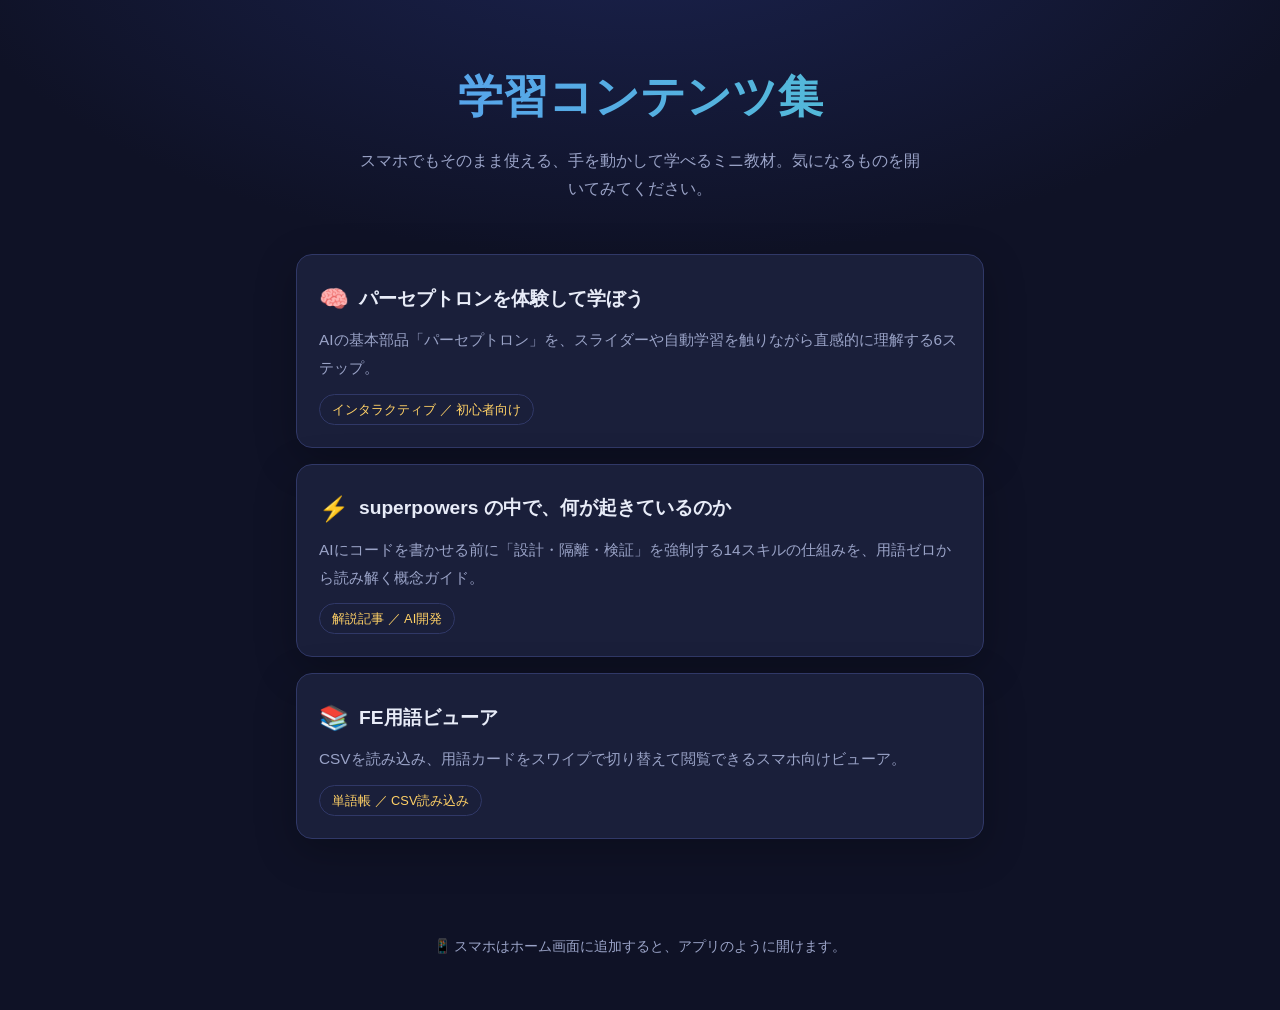
<file: index.html>
<!DOCTYPE html>
<html lang="ja">
<head>
<meta charset="UTF-8">
<meta name="viewport" content="width=device-width, initial-scale=1.0, viewport-fit=cover">
<meta name="theme-color" content="#0f1226">
<meta name="description" content="初心者向けの学習コンテンツ集。スマホで開いてそのまま使えます。">
<meta name="apple-mobile-web-app-capable" content="yes">
<meta name="apple-mobile-web-app-title" content="Glossary">
<title>Glossary｜学習コンテンツ集</title>
<style>
  * { box-sizing: border-box; }
  body {
    margin: 0;
    font-family: -apple-system, BlinkMacSystemFont, "Segoe UI", "Hiragino Kaku Gothic ProN", "Yu Gothic", Meiryo, sans-serif;
    background: radial-gradient(1200px 600px at 50% -10%, #1b2350 0%, #0f1226 60%);
    color: #e8ecf8;
    line-height: 1.8;
    -webkit-font-smoothing: antialiased;
    -webkit-text-size-adjust: 100%;
    padding: env(safe-area-inset-top) env(safe-area-inset-right) env(safe-area-inset-bottom) env(safe-area-inset-left);
    min-height: 100vh;
  }
  header { text-align: center; padding: 56px 20px 24px; }
  header h1 {
    font-size: clamp(1.8rem, 6vw, 2.8rem);
    margin: 0 0 10px;
    background: linear-gradient(90deg, #5b8cff, #4fd1c5);
    -webkit-background-clip: text; background-clip: text; color: transparent;
  }
  header p { color: #9aa3c7; max-width: 560px; margin: 0 auto; }
  main { max-width: 720px; margin: 0 auto; padding: 10px 16px 70px; }
  .card {
    display: block;
    text-decoration: none;
    color: inherit;
    background: #1a1f3a;
    border: 1px solid #303867;
    border-radius: 16px;
    padding: 22px 22px;
    margin: 16px 0;
    box-shadow: 0 12px 40px rgba(0,0,0,0.25);
    transition: transform .1s, border-color .15s;
  }
  .card:hover, .card:active { transform: translateY(-2px); border-color: #5b8cff; }
  .card h2 { margin: 0 0 6px; font-size: 1.2rem; display: flex; align-items: center; gap: 10px; }
  .card p { margin: 0; color: #9aa3c7; font-size: .96rem; }
  .emoji { font-size: 1.5rem; }
  .tag {
    display: inline-block; margin-top: 12px; font-size: .8rem; color: #ffd166;
    border: 1px solid #303867; border-radius: 999px; padding: 3px 12px;
  }
  footer { text-align: center; color: #9aa3c7; padding: 10px 20px 50px; font-size: .85rem; }
  @media (max-width: 600px) {
    header { padding: 40px 16px 18px; }
    .card { padding: 18px 16px; }
  }
</style>
</head>
<body>
  <header>
    <h1>学習コンテンツ集</h1>
    <p>スマホでもそのまま使える、手を動かして学べるミニ教材。気になるものを開いてみてください。</p>
  </header>
  <main>
    <a class="card" href="perceptron/">
      <h2><span class="emoji">🧠</span>パーセプトロンを体験して学ぼう</h2>
      <p>AIの基本部品「パーセプトロン」を、スライダーや自動学習を触りながら直感的に理解する6ステップ。</p>
      <span class="tag">インタラクティブ ／ 初心者向け</span>
    </a>
    <a class="card" href="superpowers/">
      <h2><span class="emoji">⚡️</span>superpowers の中で、何が起きているのか</h2>
      <p>AIにコードを書かせる前に「設計・隔離・検証」を強制する14スキルの仕組みを、用語ゼロから読み解く概念ガイド。</p>
      <span class="tag">解説記事 ／ AI開発</span>
    </a>
    <a class="card" href="fe_vocab_mobile_viewer/">
      <h2><span class="emoji">📚</span>FE用語ビューア</h2>
      <p>CSVを読み込み、用語カードをスワイプで切り替えて閲覧できるスマホ向けビューア。</p>
      <span class="tag">単語帳 ／ CSV読み込み</span>
    </a>
  </main>
  <footer>📱 スマホはホーム画面に追加すると、アプリのように開けます。</footer>
</body>
</html>
</file>
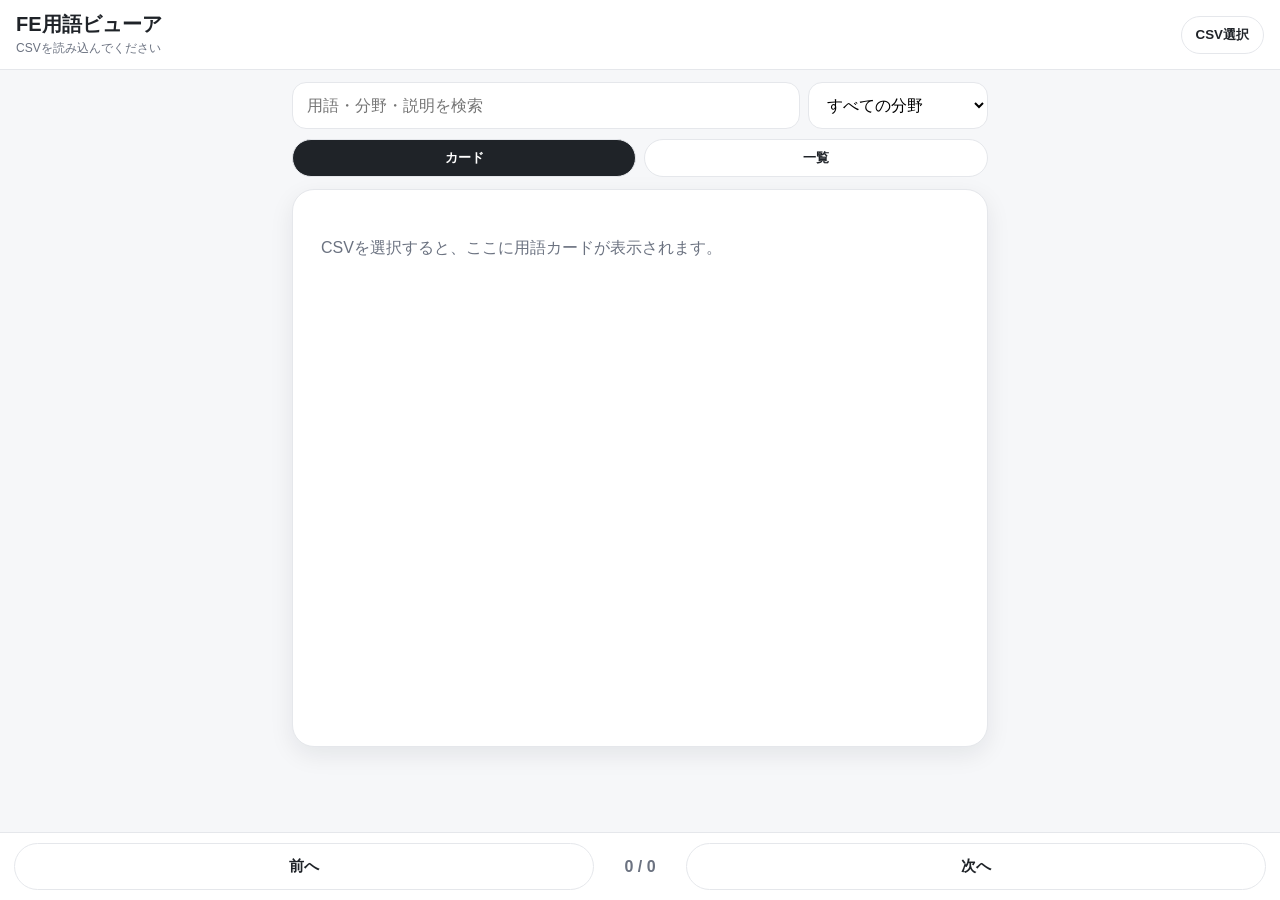
<file: fe_vocab_mobile_viewer/index.html>
<!doctype html>
<html lang="ja">
<head>
  <meta charset="utf-8" />
  <meta name="viewport" content="width=device-width, initial-scale=1, viewport-fit=cover" />
  <title>FE用語ビューア</title>
  <link rel="stylesheet" href="style.css" />
</head>
<body>
  <header class="app-header">
    <div>
      <h1>FE用語ビューア</h1>
      <p id="status">CSVを読み込んでください</p>
    </div>
    <button id="fileButton" class="small-button">CSV選択</button>
    <input id="csvFile" type="file" accept=".csv,text/csv" hidden />
  </header>

  <main class="app">
    <section class="toolbar">
      <input id="searchInput" type="search" placeholder="用語・分野・説明を検索" />
      <select id="fieldFilter" aria-label="分野で絞り込み">
        <option value="">すべての分野</option>
      </select>
    </section>

    <section class="mode-tabs" aria-label="表示切替">
      <button id="cardModeBtn" class="active">カード</button>
      <button id="listModeBtn">一覧</button>
    </section>

    <section id="cardMode" class="card-mode">
      <article id="termCard" class="term-card">
        <p class="empty">CSVを選択すると、ここに用語カードが表示されます。</p>
      </article>

      <nav class="bottom-nav" aria-label="カード移動">
        <button id="prevBtn">前へ</button>
        <div id="counter">0 / 0</div>
        <button id="nextBtn">次へ</button>
      </nav>
    </section>

    <section id="listMode" class="list-mode hidden">
      <div id="termList" class="term-list"></div>
    </section>
  </main>

  <script src="app.js"></script>
</body>
</html>
</file>
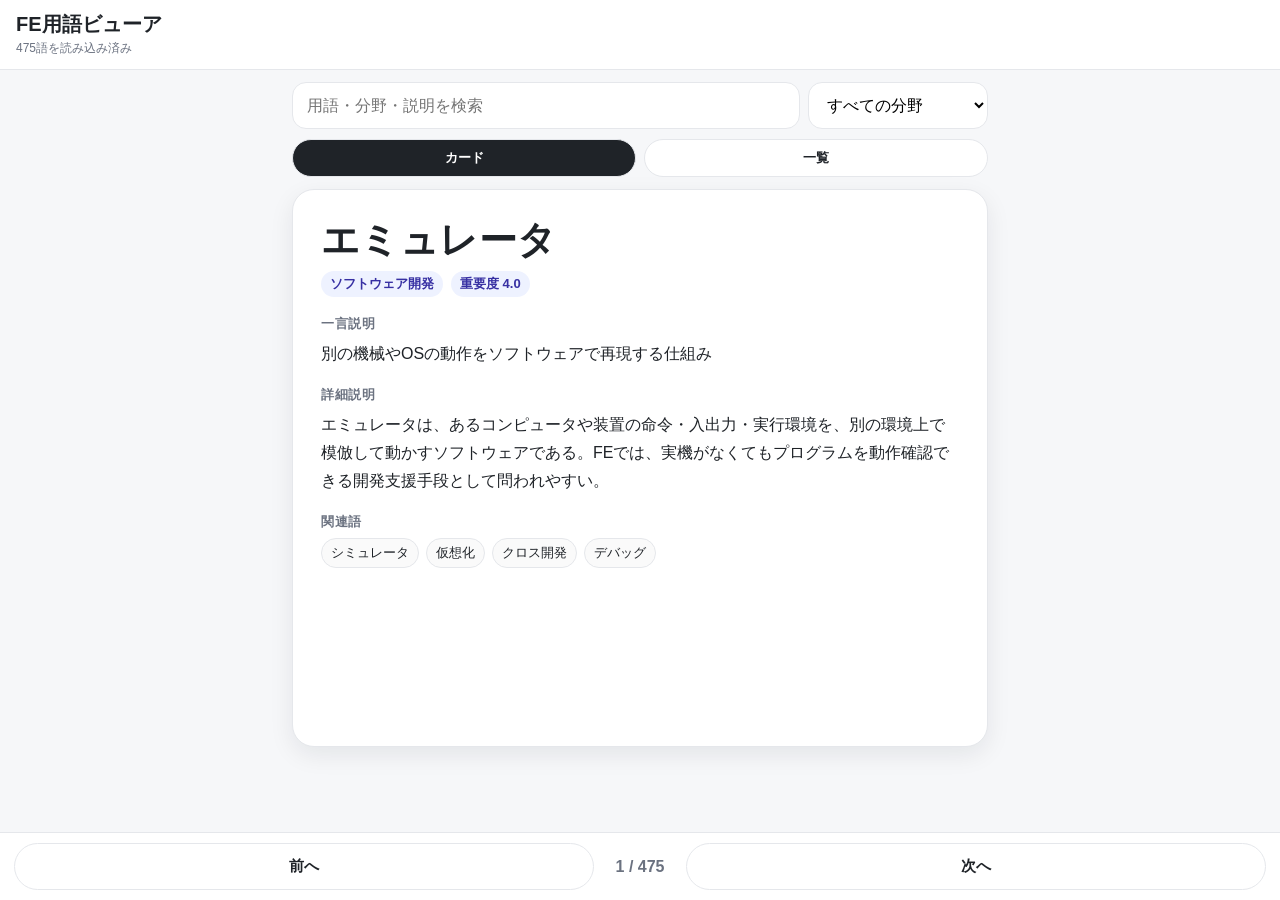
<file: fe_vocab_mobile_viewer_embedded/index.html>
<!doctype html>
<html lang="ja">
<head>
  <meta charset="utf-8" />
  <meta name="viewport" content="width=device-width, initial-scale=1, viewport-fit=cover" />
  <title>FE用語ビューア</title>
  <link rel="stylesheet" href="style.css" />
</head>
<body>
  <header class="app-header">
    <div>
      <h1>FE用語ビューア</h1>
      <p id="status">読み込み中...</p>
    </div>
  </header>

  <main class="app">
    <section class="toolbar">
      <input id="searchInput" type="search" placeholder="用語・分野・説明を検索" />
      <select id="fieldFilter" aria-label="分野で絞り込み">
        <option value="">すべての分野</option>
      </select>
    </section>

    <section class="mode-tabs" aria-label="表示切替">
      <button id="cardModeBtn" class="active">カード</button>
      <button id="listModeBtn">一覧</button>
    </section>

    <section id="cardMode" class="card-mode">
      <article id="termCard" class="term-card">
        <p class="empty">読み込み中...</p>
      </article>
      <nav class="bottom-nav" aria-label="カード移動">
        <button id="prevBtn">前へ</button>
        <div id="counter">0 / 0</div>
        <button id="nextBtn">次へ</button>
      </nav>
    </section>

    <section id="listMode" class="list-mode hidden">
      <div id="termList" class="term-list"></div>
    </section>
  </main>

  <script src="data.js"></script>
  <script src="app.js"></script>
</body>
</html>
</file>
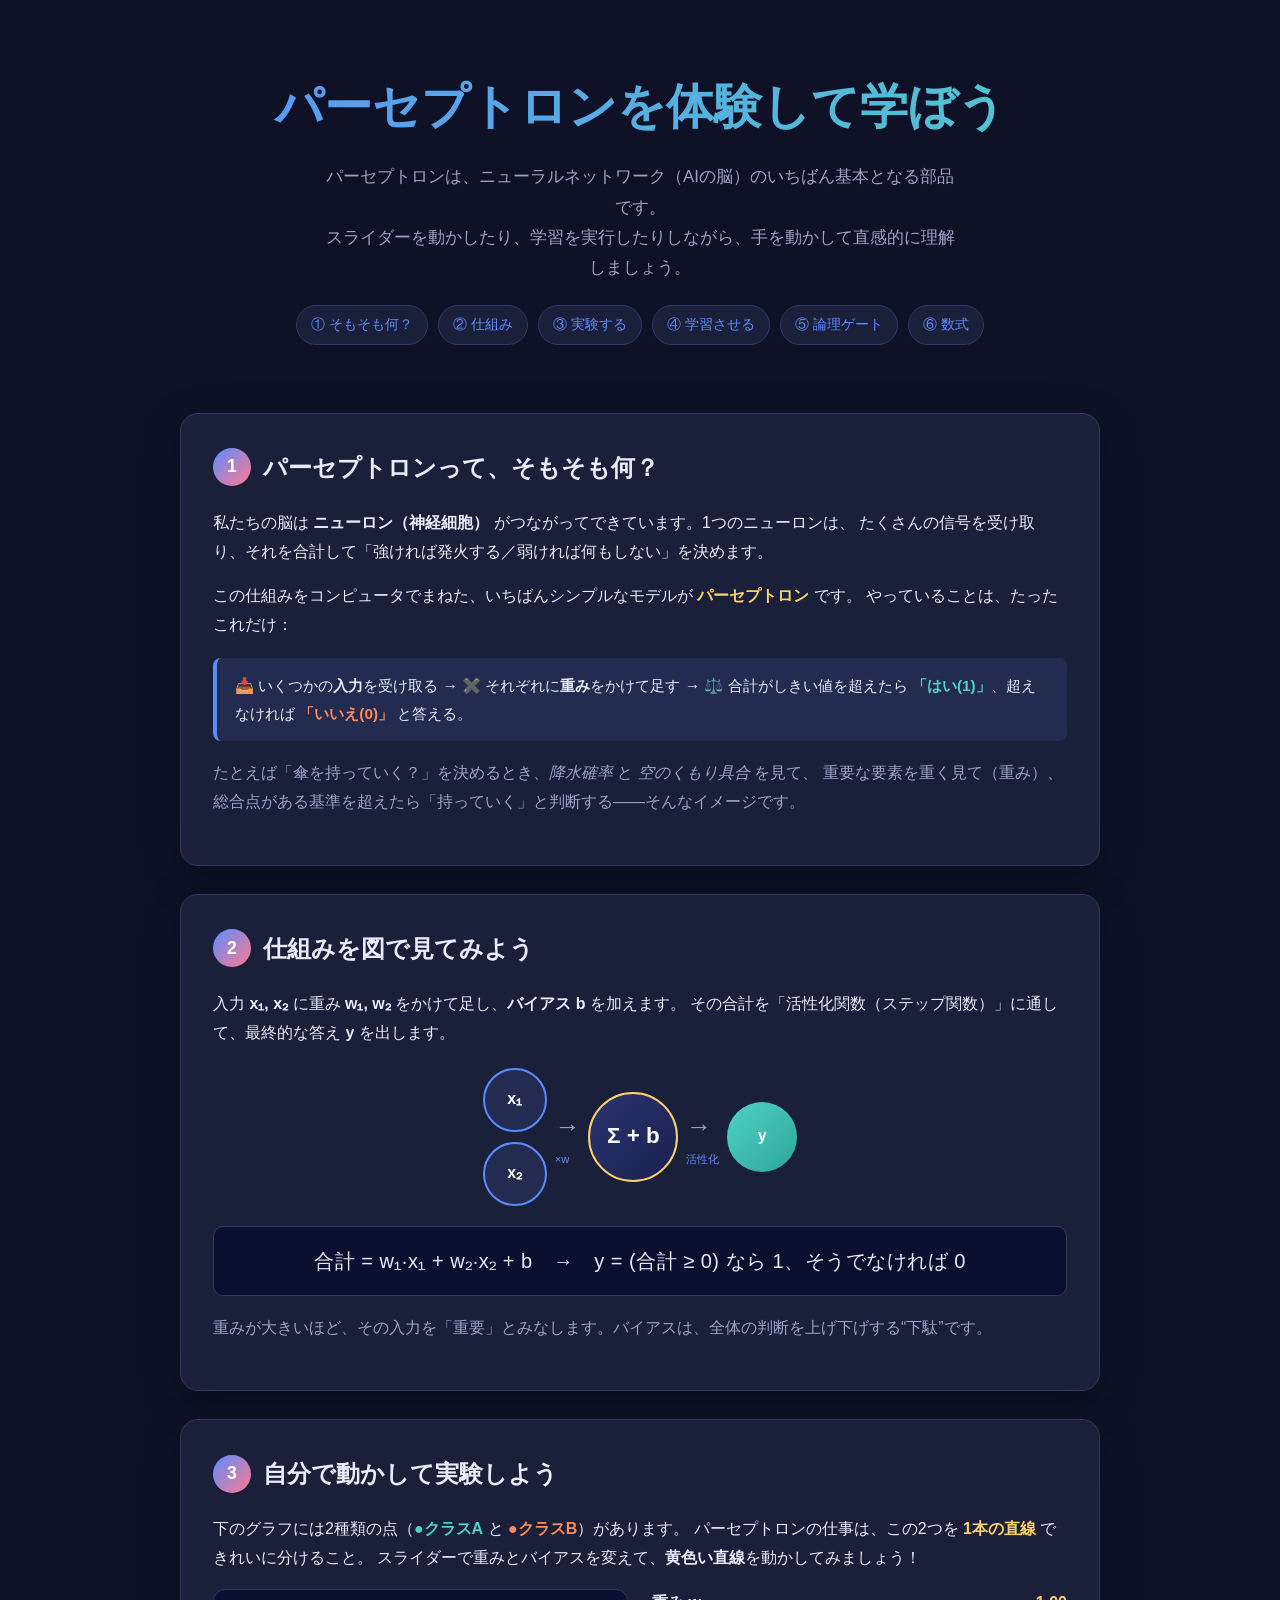
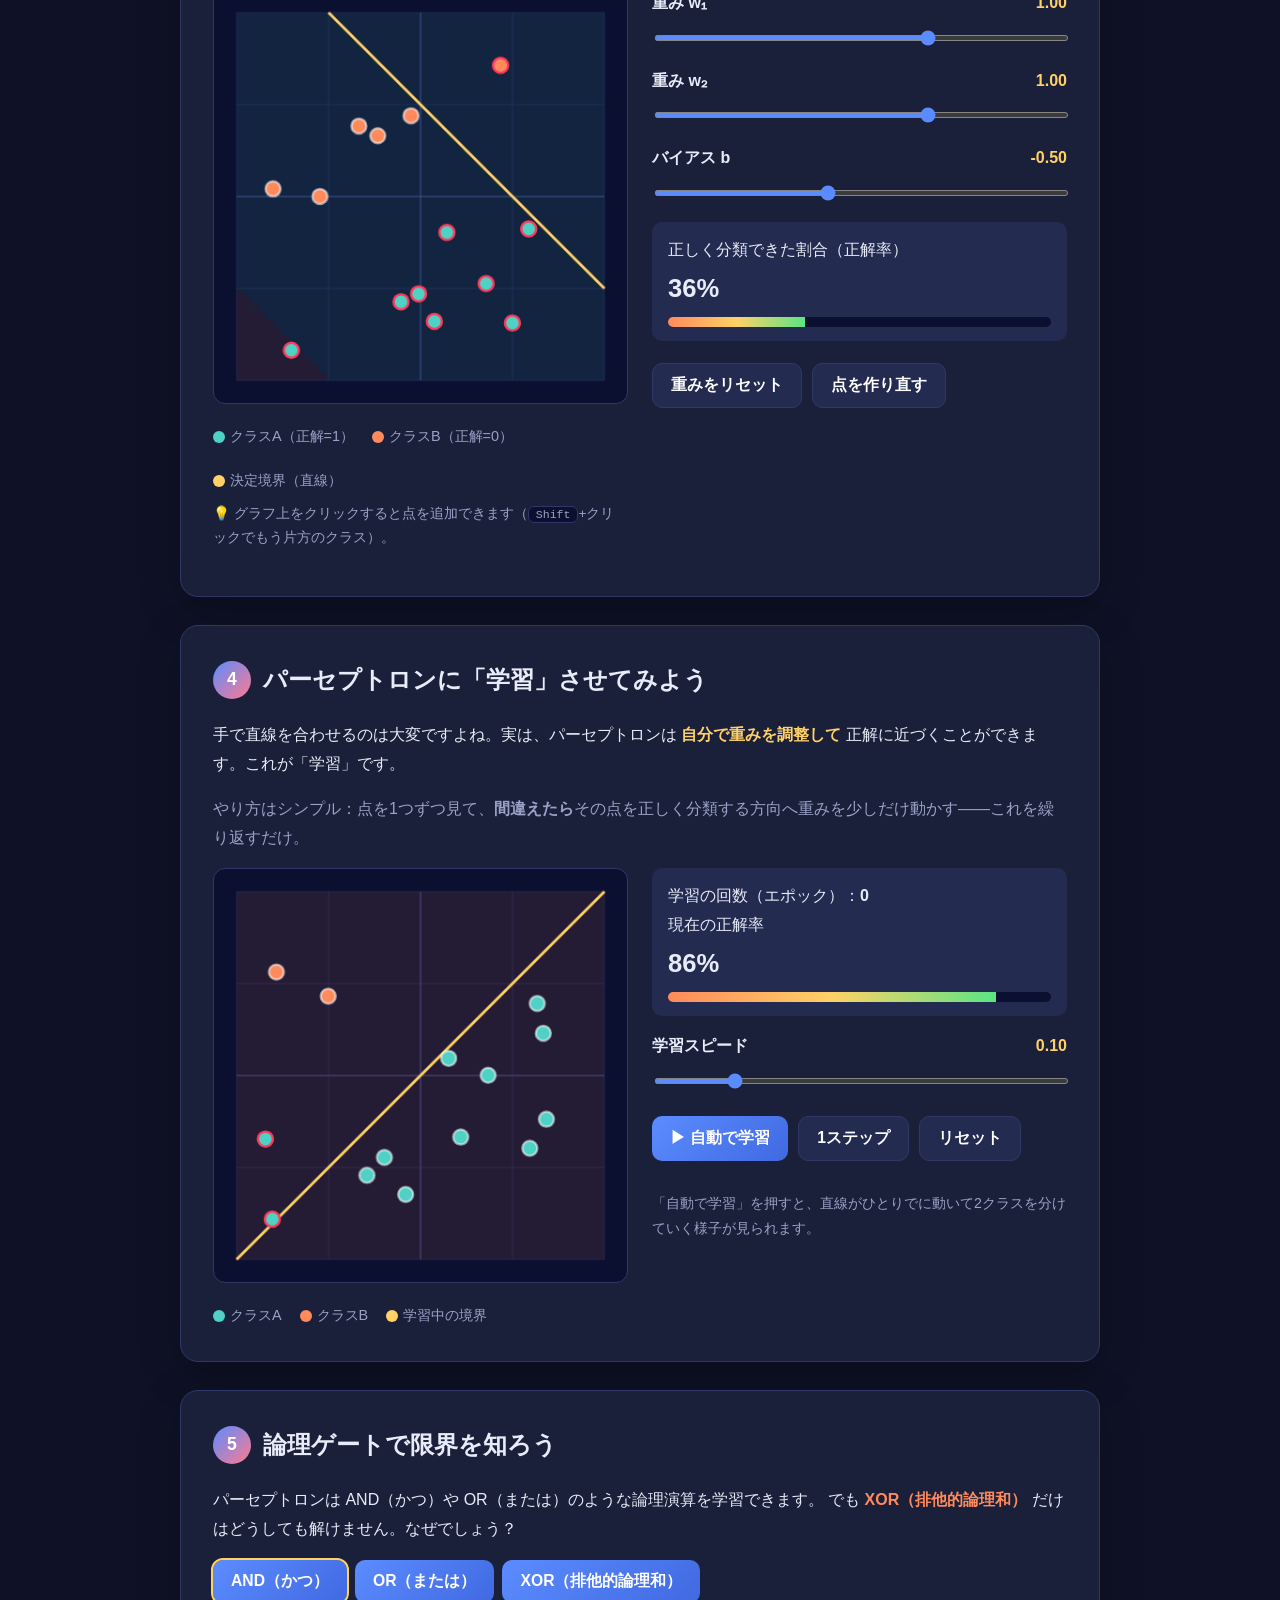
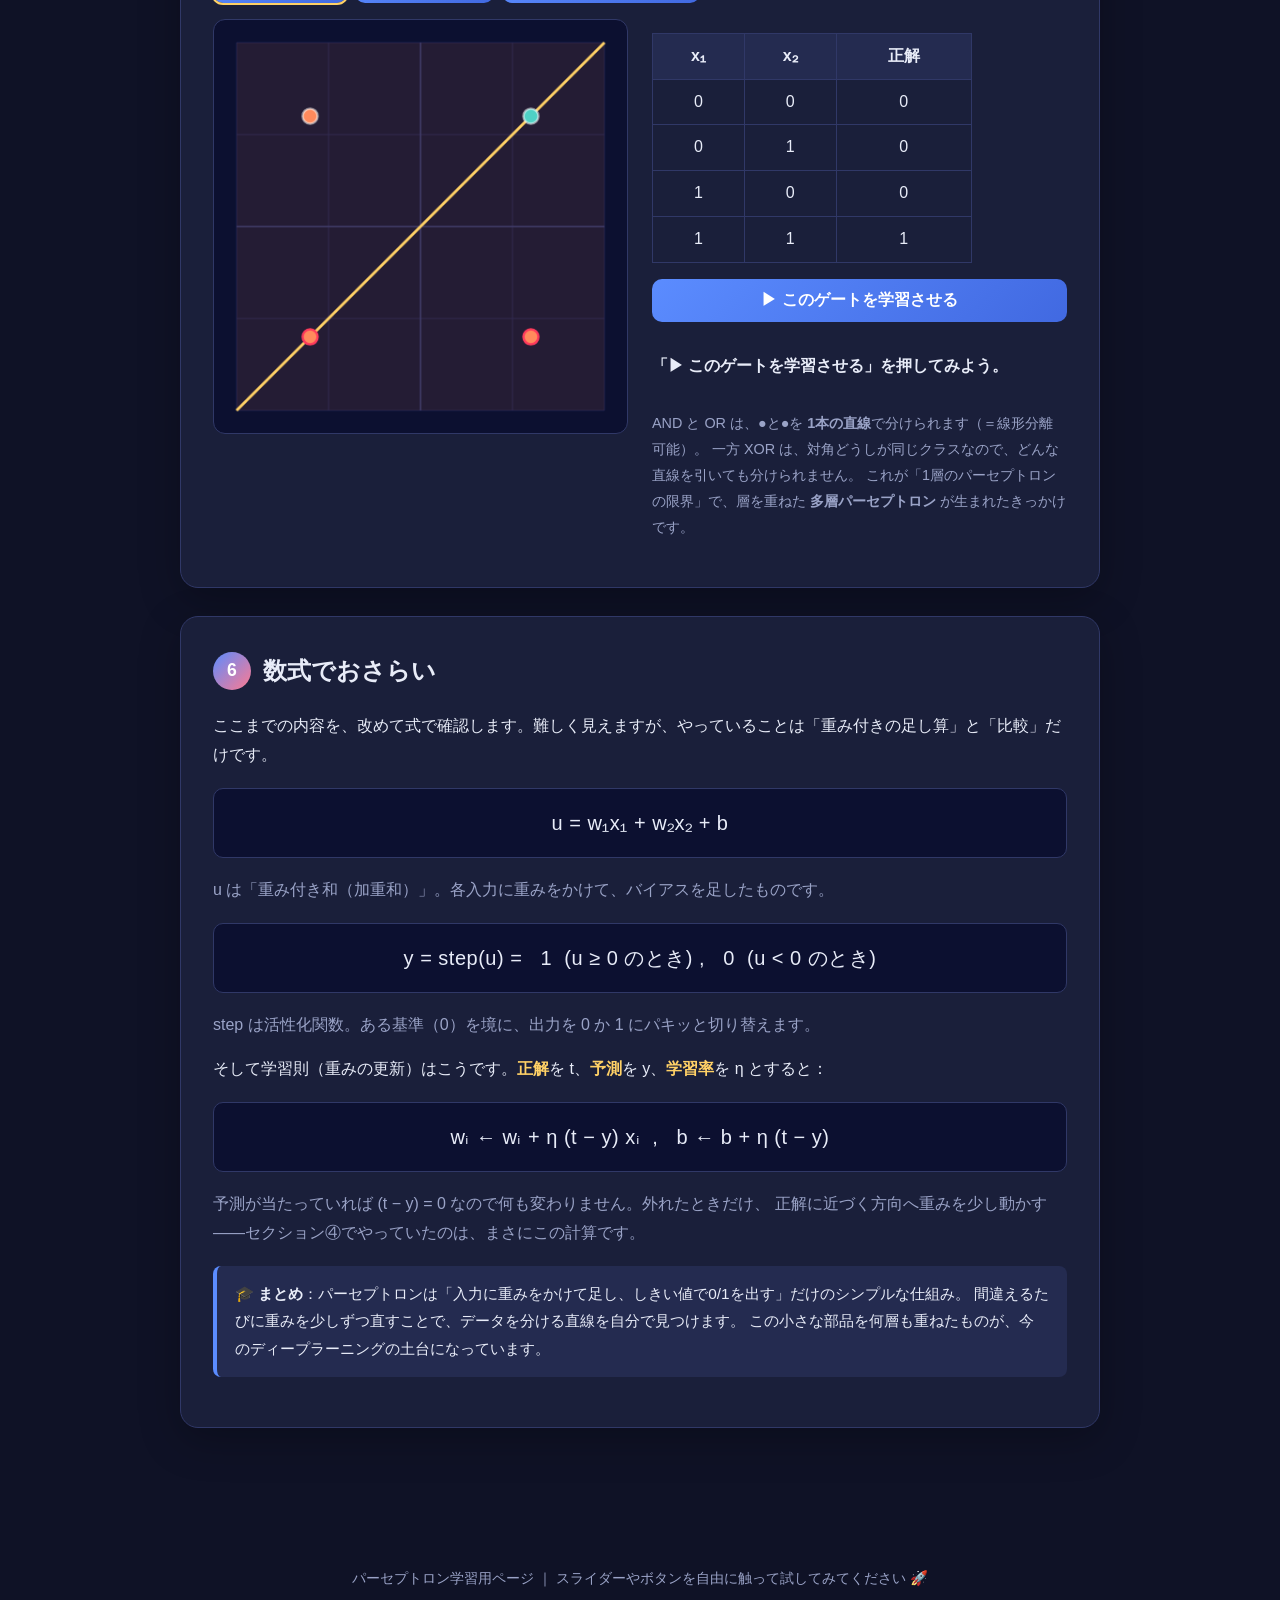
<file: perceptron/index.html>
<!DOCTYPE html>
<html lang="ja">
<head>
<meta charset="UTF-8">
<meta name="viewport" content="width=device-width, initial-scale=1.0, viewport-fit=cover">
<meta name="theme-color" content="#0f1226">
<meta name="description" content="初心者がパーセプトロンを手を動かしながら直感的に学べる、スマホ対応のインタラクティブ学習ページ。">
<meta name="mobile-web-app-capable" content="yes">
<meta name="apple-mobile-web-app-capable" content="yes">
<meta name="apple-mobile-web-app-status-bar-style" content="black-translucent">
<meta name="apple-mobile-web-app-title" content="パーセプトロン">
<title>パーセプトロンを体験して学ぼう</title>
<style>
  :root {
    --bg: #0f1226;
    --panel: #1a1f3a;
    --panel-light: #242b50;
    --accent: #5b8cff;
    --accent2: #ff7a90;
    --pos: #4fd1c5;
    --neg: #ff8a5c;
    --text: #e8ecf8;
    --muted: #9aa3c7;
    --ok: #5be584;
    --line: #ffd166;
    --border: #303867;
  }
  * { box-sizing: border-box; }
  html { scroll-behavior: smooth; }
  body {
    margin: 0;
    font-family: -apple-system, BlinkMacSystemFont, "Segoe UI", "Hiragino Kaku Gothic ProN", "Yu Gothic", Meiryo, sans-serif;
    background: radial-gradient(1200px 600px at 50% -10%, #1b2350 0%, var(--bg) 60%);
    color: var(--text);
    line-height: 1.8;
    -webkit-font-smoothing: antialiased;
    -webkit-text-size-adjust: 100%;
    padding: env(safe-area-inset-top) env(safe-area-inset-right) env(safe-area-inset-bottom) env(safe-area-inset-left);
  }
  header {
    text-align: center;
    padding: 64px 20px 40px;
  }
  header h1 {
    font-size: clamp(1.8rem, 5vw, 3rem);
    margin: 0 0 12px;
    background: linear-gradient(90deg, var(--accent), var(--pos));
    -webkit-background-clip: text;
    background-clip: text;
    color: transparent;
  }
  header p {
    color: var(--muted);
    max-width: 640px;
    margin: 0 auto;
    font-size: 1.05rem;
  }
  main { max-width: 960px; margin: 0 auto; padding: 0 20px 80px; }
  section {
    background: var(--panel);
    border: 1px solid var(--border);
    border-radius: 18px;
    padding: 32px;
    margin: 28px 0;
    box-shadow: 0 12px 40px rgba(0,0,0,0.25);
  }
  section h2 {
    margin-top: 0;
    font-size: 1.5rem;
    display: flex;
    align-items: center;
    gap: 12px;
  }
  .step-num {
    display: inline-flex;
    align-items: center;
    justify-content: center;
    width: 38px; height: 38px;
    border-radius: 50%;
    background: linear-gradient(135deg, var(--accent), var(--accent2));
    color: #fff;
    font-size: 1.1rem;
    font-weight: 700;
    flex: 0 0 auto;
  }
  p, li { color: var(--text); }
  .muted { color: var(--muted); }
  .hl { color: var(--line); font-weight: 700; }
  .pos-t { color: var(--pos); font-weight: 700; }
  .neg-t { color: var(--neg); font-weight: 700; }
  .note {
    background: var(--panel-light);
    border-left: 4px solid var(--accent);
    border-radius: 8px;
    padding: 14px 18px;
    margin: 18px 0;
    font-size: 0.96rem;
  }
  .formula {
    background: #0c1030;
    border: 1px solid var(--border);
    border-radius: 10px;
    padding: 16px 20px;
    text-align: center;
    font-size: 1.25rem;
    letter-spacing: 0.5px;
    margin: 18px 0;
    overflow-x: auto;
  }
  /* ニューロン図 */
  .neuron-diagram {
    display: flex;
    align-items: center;
    justify-content: center;
    gap: 8px;
    flex-wrap: wrap;
    margin: 20px 0;
  }
  .node {
    border-radius: 50%;
    display: flex;
    align-items: center;
    justify-content: center;
    font-weight: 700;
    color: #fff;
    flex: 0 0 auto;
  }
  .node.input { width: 64px; height: 64px; background: var(--panel-light); border: 2px solid var(--accent); }
  .node.sum { width: 90px; height: 90px; background: linear-gradient(135deg,#2b3470,#1a2050); border: 2px solid var(--line); font-size: 1.4rem; }
  .node.output { width: 70px; height: 70px; background: linear-gradient(135deg, var(--pos), #2ea69a); }
  .arrow { color: var(--muted); font-size: 1.6rem; }
  .arrow small { display:block; color: var(--accent); font-size: .7rem; }
  .col { display:flex; flex-direction:column; gap:10px; }

  /* コントロール */
  .lab-grid {
    display: grid;
    grid-template-columns: 1fr 1fr;
    gap: 24px;
  }
  @media (max-width: 760px) { .lab-grid { grid-template-columns: 1fr; } }
  canvas {
    background: #0c1030;
    border-radius: 12px;
    border: 1px solid var(--border);
    width: 100%;
    height: auto;
    touch-action: none;
  }
  .controls { display: flex; flex-direction: column; gap: 16px; }
  .slider-row label { display: flex; justify-content: space-between; font-weight: 600; margin-bottom: 4px; }
  .slider-row .val { color: var(--line); font-variant-numeric: tabular-nums; }
  input[type=range] {
    width: 100%;
    accent-color: var(--accent);
    height: 6px;
  }
  .readout {
    background: var(--panel-light);
    border-radius: 10px;
    padding: 14px 16px;
    font-variant-numeric: tabular-nums;
  }
  .readout .big { font-size: 1.6rem; font-weight: 800; }
  .acc-bar {
    height: 10px; border-radius: 6px; background: #0c1030; overflow: hidden; margin-top: 6px;
  }
  .acc-bar > div { height: 100%; background: linear-gradient(90deg, var(--neg), var(--line), var(--ok)); transition: width .25s; }
  .btn-row { display: flex; gap: 10px; flex-wrap: wrap; margin-top: 6px; }
  button {
    background: linear-gradient(135deg, var(--accent), #4169e1);
    color: #fff;
    border: none;
    border-radius: 10px;
    padding: 11px 18px;
    font-size: 0.98rem;
    font-weight: 700;
    cursor: pointer;
    transition: transform .08s, filter .15s;
    font-family: inherit;
  }
  button:hover { filter: brightness(1.12); }
  button:active { transform: translateY(1px); }
  button.ghost { background: var(--panel-light); border: 1px solid var(--border); }
  button:disabled { opacity: .45; cursor: not-allowed; }
  .legend { display: flex; gap: 18px; flex-wrap: wrap; font-size: .9rem; margin-top: 10px; color: var(--muted); }
  .dot { display:inline-block; width:12px; height:12px; border-radius:50%; margin-right:5px; vertical-align: middle; }

  /* 論理ゲート */
  .gate-tabs { display:flex; gap:8px; flex-wrap:wrap; margin-bottom: 16px; }
  .gate-tabs button.active { outline: 2px solid var(--line); }
  table.truth { border-collapse: collapse; width: 100%; max-width: 320px; margin-top: 14px; }
  table.truth th, table.truth td { border: 1px solid var(--border); padding: 8px 10px; text-align: center; font-variant-numeric: tabular-nums; }
  table.truth th { background: var(--panel-light); }
  .verdict { margin-top: 14px; font-weight: 700; }

  footer { text-align:center; color: var(--muted); padding: 30px 20px 60px; font-size: .9rem; }
  .toc { display:flex; gap:10px; flex-wrap:wrap; justify-content:center; margin-top: 22px; }
  .toc a { color: var(--accent); text-decoration:none; background: var(--panel); border:1px solid var(--border); padding:6px 14px; border-radius: 999px; font-size:.88rem; }
  .toc a:hover { background: var(--panel-light); }
  kbd { background:#0c1030; border:1px solid var(--border); border-radius:6px; padding:1px 7px; font-size:.85em; }

  /* スマホ向け調整 */
  @media (max-width: 600px) {
    header { padding: 36px 16px 22px; }
    header p { font-size: .98rem; }
    main { padding: 0 12px 60px; }
    section { padding: 20px 16px; border-radius: 14px; margin: 18px 0; }
    section h2 { font-size: 1.22rem; gap: 9px; }
    .step-num { width: 32px; height: 32px; font-size: 1rem; }
    .formula { font-size: 1rem; padding: 12px 14px; }
    .lab-grid { gap: 16px; }
    .node.input { width: 52px; height: 52px; }
    .node.sum { width: 74px; height: 74px; font-size: 1.15rem; }
    .node.output { width: 58px; height: 58px; }
    /* タップ操作しやすく：ボタンとスライダーを大きめに */
    button { padding: 13px 18px; font-size: 1rem; }
    .btn-row { gap: 8px; }
    .btn-row button { flex: 1 1 auto; }
    input[type=range] { height: 26px; }
    .toc a { font-size: .82rem; padding: 7px 13px; }
  }
  /* タッチ端末ではスライダーのつまみを大きく */
  @media (pointer: coarse) {
    input[type=range] { height: 28px; }
  }
</style>
</head>
<body>

<header>
  <h1>パーセプトロンを体験して学ぼう</h1>
  <p>パーセプトロンは、ニューラルネットワーク（AIの脳）のいちばん基本となる部品です。<br>
     スライダーを動かしたり、学習を実行したりしながら、手を動かして直感的に理解しましょう。</p>
  <nav class="toc">
    <a href="#what">① そもそも何？</a>
    <a href="#how">② 仕組み</a>
    <a href="#lab">③ 実験する</a>
    <a href="#train">④ 学習させる</a>
    <a href="#gate">⑤ 論理ゲート</a>
    <a href="#math">⑥ 数式</a>
  </nav>
</header>

<main>

  <!-- ① -->
  <section id="what">
    <h2><span class="step-num">1</span>パーセプトロンって、そもそも何？</h2>
    <p>私たちの脳は <b>ニューロン（神経細胞）</b> がつながってできています。1つのニューロンは、
       たくさんの信号を受け取り、それを合計して「強ければ発火する／弱ければ何もしない」を決めます。</p>
    <p>この仕組みをコンピュータでまねた、いちばんシンプルなモデルが <span class="hl">パーセプトロン</span> です。
       やっていることは、たったこれだけ：</p>
    <div class="note">
      📥 いくつかの<b>入力</b>を受け取る → ✖️ それぞれに<b>重み</b>をかけて足す →
      ⚖️ 合計がしきい値を超えたら <span class="pos-t">「はい(1)」</span>、超えなければ <span class="neg-t">「いいえ(0)」</span> と答える。
    </div>
    <p class="muted">たとえば「傘を持っていく？」を決めるとき、<i>降水確率</i> と <i>空のくもり具合</i> を見て、
       重要な要素を重く見て（重み）、総合点がある基準を超えたら「持っていく」と判断する——そんなイメージです。</p>
  </section>

  <!-- ② -->
  <section id="how">
    <h2><span class="step-num">2</span>仕組みを図で見てみよう</h2>
    <p>入力 <b>x₁, x₂</b> に重み <b>w₁, w₂</b> をかけて足し、<b>バイアス b</b> を加えます。
       その合計を「活性化関数（ステップ関数）」に通して、最終的な答え <b>y</b> を出します。</p>
    <div class="neuron-diagram">
      <div class="col">
        <div class="node input">x₁</div>
        <div class="node input">x₂</div>
      </div>
      <div class="arrow">→<small>×w</small></div>
      <div class="node sum">Σ + b</div>
      <div class="arrow">→<small>活性化</small></div>
      <div class="node output">y</div>
    </div>
    <div class="formula">
      合計 = w₁·x₁ + w₂·x₂ + b　→　y = (合計 ≥ 0) なら 1、そうでなければ 0
    </div>
    <p class="muted">重みが大きいほど、その入力を「重要」とみなします。バイアスは、全体の判断を上げ下げする“下駄”です。</p>
  </section>

  <!-- ③ -->
  <section id="lab">
    <h2><span class="step-num">3</span>自分で動かして実験しよう</h2>
    <p>下のグラフには2種類の点（<span class="pos-t">●クラスA</span> と <span class="neg-t">●クラスB</span>）があります。
       パーセプトロンの仕事は、この2つを <span class="hl">1本の直線</span> できれいに分けること。
       スライダーで重みとバイアスを変えて、<b>黄色い直線</b>を動かしてみましょう！</p>
    <div class="lab-grid">
      <div>
        <canvas id="labCanvas" width="440" height="440"></canvas>
        <div class="legend">
          <span><span class="dot" style="background:var(--pos)"></span>クラスA（正解=1）</span>
          <span><span class="dot" style="background:var(--neg)"></span>クラスB（正解=0）</span>
          <span><span class="dot" style="background:var(--line)"></span>決定境界（直線）</span>
        </div>
        <p class="muted" style="font-size:.85rem; margin-top:8px;">💡 グラフ上をクリックすると点を追加できます（<kbd>Shift</kbd>+クリックでもう片方のクラス）。</p>
      </div>
      <div class="controls">
        <div class="slider-row">
          <label>重み w₁ <span class="val" id="w1v">1.00</span></label>
          <input type="range" id="w1" min="-3" max="3" step="0.05" value="1">
        </div>
        <div class="slider-row">
          <label>重み w₂ <span class="val" id="w2v">1.00</span></label>
          <input type="range" id="w2" min="-3" max="3" step="0.05" value="1">
        </div>
        <div class="slider-row">
          <label>バイアス b <span class="val" id="bv">-0.50</span></label>
          <input type="range" id="b" min="-3" max="3" step="0.05" value="-0.5">
        </div>
        <div class="readout">
          正しく分類できた割合（正解率）
          <div class="big" id="accVal">--%</div>
          <div class="acc-bar"><div id="accFill" style="width:0%"></div></div>
        </div>
        <div class="btn-row">
          <button class="ghost" id="resetW">重みをリセット</button>
          <button class="ghost" id="newData">点を作り直す</button>
        </div>
      </div>
    </div>
  </section>

  <!-- ④ -->
  <section id="train">
    <h2><span class="step-num">4</span>パーセプトロンに「学習」させてみよう</h2>
    <p>手で直線を合わせるのは大変ですよね。実は、パーセプトロンは <span class="hl">自分で重みを調整して</span>
       正解に近づくことができます。これが「学習」です。</p>
    <p class="muted">やり方はシンプル：点を1つずつ見て、<b>間違えたら</b>その点を正しく分類する方向へ重みを少しだけ動かす——これを繰り返すだけ。</p>
    <div class="lab-grid">
      <div>
        <canvas id="trainCanvas" width="440" height="440"></canvas>
        <div class="legend">
          <span><span class="dot" style="background:var(--pos)"></span>クラスA</span>
          <span><span class="dot" style="background:var(--neg)"></span>クラスB</span>
          <span><span class="dot" style="background:var(--line)"></span>学習中の境界</span>
        </div>
      </div>
      <div class="controls">
        <div class="readout">
          <div>学習の回数（エポック）：<b id="epoch">0</b></div>
          <div>現在の正解率</div>
          <div class="big" id="trainAcc">--%</div>
          <div class="acc-bar"><div id="trainFill" style="width:0%"></div></div>
        </div>
        <div class="slider-row">
          <label>学習スピード <span class="val" id="lrv">0.10</span></label>
          <input type="range" id="lr" min="0.01" max="0.5" step="0.01" value="0.1">
        </div>
        <div class="btn-row">
          <button id="autoTrain">▶ 自動で学習</button>
          <button class="ghost" id="stepTrain">1ステップ</button>
          <button class="ghost" id="resetTrain">リセット</button>
        </div>
        <p class="muted" style="font-size:.88rem;">「自動で学習」を押すと、直線がひとりでに動いて2クラスを分けていく様子が見られます。</p>
      </div>
    </div>
  </section>

  <!-- ⑤ -->
  <section id="gate">
    <h2><span class="step-num">5</span>論理ゲートで限界を知ろう</h2>
    <p>パーセプトロンは AND（かつ）や OR（または）のような論理演算を学習できます。
       でも <span class="neg-t">XOR（排他的論理和）</span> だけはどうしても解けません。なぜでしょう？</p>
    <div class="gate-tabs">
      <button data-gate="AND" class="active">AND（かつ）</button>
      <button data-gate="OR">OR（または）</button>
      <button data-gate="XOR">XOR（排他的論理和）</button>
    </div>
    <div class="lab-grid">
      <div>
        <canvas id="gateCanvas" width="440" height="440"></canvas>
      </div>
      <div class="controls">
        <table class="truth">
          <thead><tr><th>x₁</th><th>x₂</th><th>正解</th></tr></thead>
          <tbody id="truthBody"></tbody>
        </table>
        <button id="gateTrain">▶ このゲートを学習させる</button>
        <div class="verdict" id="gateVerdict"></div>
        <p class="muted" style="font-size:.9rem;">
          AND と OR は、●と●を <b>1本の直線</b>で分けられます（＝線形分離可能）。
          一方 XOR は、対角どうしが同じクラスなので、どんな直線を引いても分けられません。
          これが「1層のパーセプトロンの限界」で、層を重ねた <b>多層パーセプトロン</b> が生まれたきっかけです。
        </p>
      </div>
    </div>
  </section>

  <!-- ⑥ -->
  <section id="math">
    <h2><span class="step-num">6</span>数式でおさらい</h2>
    <p>ここまでの内容を、改めて式で確認します。難しく見えますが、やっていることは「重み付きの足し算」と「比較」だけです。</p>
    <div class="formula">u = w₁x₁ + w₂x₂ + b</div>
    <p class="muted">u は「重み付き和（加重和）」。各入力に重みをかけて、バイアスを足したものです。</p>
    <div class="formula">y = step(u) = &nbsp; 1 &nbsp;(u ≥ 0 のとき) ,&nbsp;&nbsp; 0 &nbsp;(u &lt; 0 のとき)</div>
    <p class="muted">step は活性化関数。ある基準（0）を境に、出力を 0 か 1 にパキッと切り替えます。</p>
    <p>そして学習則（重みの更新）はこうです。<span class="hl">正解</span>を t、<span class="hl">予測</span>を y、<span class="hl">学習率</span>を η とすると：</p>
    <div class="formula">wᵢ ← wᵢ + η (t − y) xᵢ &nbsp;,&nbsp;&nbsp; b ← b + η (t − y)</div>
    <p class="muted">
      予測が当たっていれば (t − y) = 0 なので何も変わりません。外れたときだけ、
      正解に近づく方向へ重みを少し動かす——セクション④でやっていたのは、まさにこの計算です。
    </p>
    <div class="note">
      🎓 <b>まとめ</b>：パーセプトロンは「入力に重みをかけて足し、しきい値で0/1を出す」だけのシンプルな仕組み。
      間違えるたびに重みを少しずつ直すことで、データを分ける直線を自分で見つけます。
      この小さな部品を何層も重ねたものが、今のディープラーニングの土台になっています。
    </div>
  </section>

</main>

<footer>
  パーセプトロン学習用ページ ｜ スライダーやボタンを自由に触って試してみてください 🚀
</footer>

<script>
"use strict";

/* ===== 共通ユーティリティ ===== */
// データ座標 [-1,1]x[-1,1] を canvas ピクセルへ変換
function makeMapper(canvas) {
  const W = canvas.width, H = canvas.height, pad = 24;
  const toPx = (x, y) => [pad + (x + 1) / 2 * (W - 2 * pad),
                          H - pad - (y + 1) / 2 * (H - 2 * pad)];
  const toData = (px, py) => [(px - pad) / (W - 2 * pad) * 2 - 1,
                              -((py - (H - pad)) / (H - 2 * pad) * 2 - 1)];
  return { W, H, pad, toPx, toData };
}

function drawGrid(ctx, m) {
  ctx.clearRect(0, 0, m.W, m.H);
  ctx.strokeStyle = "#1b2150";
  ctx.lineWidth = 1;
  for (let i = -1; i <= 1; i += 0.5) {
    const [x1, y1] = m.toPx(i, -1), [x2, y2] = m.toPx(i, 1);
    ctx.beginPath(); ctx.moveTo(x1, y1); ctx.lineTo(x2, y2); ctx.stroke();
    const [x3, y3] = m.toPx(-1, i), [x4, y4] = m.toPx(1, i);
    ctx.beginPath(); ctx.moveTo(x3, y3); ctx.lineTo(x4, y4); ctx.stroke();
  }
  // 軸
  ctx.strokeStyle = "#39427e";
  const [ax1, ay1] = m.toPx(-1, 0), [ax2, ay2] = m.toPx(1, 0);
  ctx.beginPath(); ctx.moveTo(ax1, ay1); ctx.lineTo(ax2, ay2); ctx.stroke();
  const [bx1, by1] = m.toPx(0, -1), [bx2, by2] = m.toPx(0, 1);
  ctx.beginPath(); ctx.moveTo(bx1, by1); ctx.lineTo(bx2, by2); ctx.stroke();
}

// 決定境界 w1*x + w2*y + b = 0 を塗り分け＋直線で描画
function drawBoundary(ctx, m, w1, w2, b) {
  // 領域の塗り分け（薄く）
  const step = 8;
  for (let px = m.pad; px < m.W - m.pad; px += step) {
    for (let py = m.pad; py < m.H - m.pad; py += step) {
      const [dx, dy] = m.toData(px, py);
      const u = w1 * dx + w2 * dy + b;
      ctx.fillStyle = u >= 0 ? "rgba(79,209,197,0.10)" : "rgba(255,138,92,0.10)";
      ctx.fillRect(px, py, step, step);
    }
  }
  // 直線
  ctx.strokeStyle = "#ffd166";
  ctx.lineWidth = 3;
  ctx.beginPath();
  let pts = [];
  // 各辺との交点を求める
  if (Math.abs(w2) > 1e-6) {
    pts.push([-1, -(w1 * -1 + b) / w2]);
    pts.push([1, -(w1 * 1 + b) / w2]);
  }
  if (Math.abs(w1) > 1e-6) {
    pts.push([-(w2 * -1 + b) / w1, -1]);
    pts.push([-(w2 * 1 + b) / w1, 1]);
  }
  pts = pts.filter(p => p[0] >= -1.0001 && p[0] <= 1.0001 && p[1] >= -1.0001 && p[1] <= 1.0001);
  if (pts.length >= 2) {
    const [sx, sy] = m.toPx(pts[0][0], pts[0][1]);
    const [ex, ey] = m.toPx(pts[1][0], pts[1][1]);
    ctx.moveTo(sx, sy); ctx.lineTo(ex, ey); ctx.stroke();
  }
}

function drawPoints(ctx, m, pts, w1, w2, b, showWrong) {
  for (const p of pts) {
    const [px, py] = m.toPx(p.x, p.y);
    const pred = (w1 * p.x + w2 * p.y + b) >= 0 ? 1 : 0;
    const correct = pred === p.label;
    ctx.beginPath();
    ctx.arc(px, py, 8, 0, Math.PI * 2);
    ctx.fillStyle = p.label === 1 ? "#4fd1c5" : "#ff8a5c";
    ctx.fill();
    // 間違って分類された点は赤枠で強調
    ctx.lineWidth = 2.5;
    ctx.strokeStyle = (showWrong && !correct) ? "#ff3b5c" : "rgba(255,255,255,0.55)";
    ctx.stroke();
  }
}

function accuracy(pts, w1, w2, b) {
  if (!pts.length) return 0;
  let ok = 0;
  for (const p of pts) {
    const pred = (w1 * p.x + w2 * p.y + b) >= 0 ? 1 : 0;
    if (pred === p.label) ok++;
  }
  return ok / pts.length;
}

// 線形分離しやすい2クラスのランダムデータを生成
function genData(n = 14) {
  const pts = [];
  // 隠れた“真の直線”を決める
  const tw1 = (Math.random() * 2 - 1) || 0.5;
  const tw2 = (Math.random() * 2 - 1) || 0.5;
  const tb = (Math.random() * 0.8 - 0.4);
  let guard = 0;
  while (pts.length < n && guard < 2000) {
    guard++;
    const x = Math.random() * 1.7 - 0.85;
    const y = Math.random() * 1.7 - 0.85;
    const u = tw1 * x + tw2 * y + tb;
    if (Math.abs(u) < 0.18) continue; // 境界付近は避けて分かりやすく
    pts.push({ x, y, label: u >= 0 ? 1 : 0 });
  }
  return pts;
}

/* ===== ③ 実験ラボ ===== */
(function () {
  const canvas = document.getElementById("labCanvas");
  const ctx = canvas.getContext("2d");
  const m = makeMapper(canvas);
  let pts = genData();
  const w1El = document.getElementById("w1"), w2El = document.getElementById("w2"), bEl = document.getElementById("b");

  function render() {
    const w1 = +w1El.value, w2 = +w2El.value, b = +bEl.value;
    document.getElementById("w1v").textContent = w1.toFixed(2);
    document.getElementById("w2v").textContent = w2.toFixed(2);
    document.getElementById("bv").textContent = b.toFixed(2);
    drawGrid(ctx, m);
    drawBoundary(ctx, m, w1, w2, b);
    drawPoints(ctx, m, pts, w1, w2, b, true);
    const acc = accuracy(pts, w1, w2, b);
    document.getElementById("accVal").textContent = Math.round(acc * 100) + "%";
    document.getElementById("accFill").style.width = (acc * 100) + "%";
  }
  [w1El, w2El, bEl].forEach(el => el.addEventListener("input", render));
  document.getElementById("resetW").addEventListener("click", () => {
    w1El.value = 1; w2El.value = 1; bEl.value = -0.5; render();
  });
  document.getElementById("newData").addEventListener("click", () => { pts = genData(); render(); });

  canvas.addEventListener("click", (e) => {
    const rect = canvas.getBoundingClientRect();
    const px = (e.clientX - rect.left) * (canvas.width / rect.width);
    const py = (e.clientY - rect.top) * (canvas.height / rect.height);
    const [dx, dy] = m.toData(px, py);
    if (dx < -1 || dx > 1 || dy < -1 || dy > 1) return;
    pts.push({ x: dx, y: dy, label: e.shiftKey ? 0 : 1 });
    render();
  });

  render();
})();

/* ===== ④ 学習デモ ===== */
(function () {
  const canvas = document.getElementById("trainCanvas");
  const ctx = canvas.getContext("2d");
  const m = makeMapper(canvas);
  let pts = genData();
  let w1 = 0.1, w2 = -0.1, b = 0;
  let epoch = 0, idx = 0, timer = null;
  const lrEl = document.getElementById("lr");

  function render() {
    drawGrid(ctx, m);
    drawBoundary(ctx, m, w1, w2, b);
    drawPoints(ctx, m, pts, w1, w2, b, true);
    const acc = accuracy(pts, w1, w2, b);
    document.getElementById("epoch").textContent = epoch;
    document.getElementById("trainAcc").textContent = Math.round(acc * 100) + "%";
    document.getElementById("trainFill").style.width = (acc * 100) + "%";
    document.getElementById("lrv").textContent = (+lrEl.value).toFixed(2);
    return acc;
  }

  // 1点について重みを更新（パーセプトロン学習則）
  function oneStep() {
    const lr = +lrEl.value;
    const p = pts[idx];
    const pred = (w1 * p.x + w2 * p.y + b) >= 0 ? 1 : 0;
    const err = p.label - pred;
    w1 += lr * err * p.x;
    w2 += lr * err * p.y;
    b  += lr * err;
    idx++;
    if (idx >= pts.length) { idx = 0; epoch++; }
  }

  function reset() {
    stop();
    w1 = 0.1; w2 = -0.1; b = 0; epoch = 0; idx = 0;
    pts = genData();
    render();
  }
  function stop() {
    if (timer) { clearInterval(timer); timer = null; }
    document.getElementById("autoTrain").textContent = "▶ 自動で学習";
  }

  document.getElementById("stepTrain").addEventListener("click", () => { oneStep(); render(); });
  document.getElementById("resetTrain").addEventListener("click", reset);
  lrEl.addEventListener("input", render);
  document.getElementById("autoTrain").addEventListener("click", function () {
    if (timer) { stop(); return; }
    this.textContent = "⏸ 一時停止";
    timer = setInterval(() => {
      oneStep();
      const acc = render();
      if (acc >= 1 && epoch > 0) { stop(); }   // 全部分類できたら停止
      if (epoch > 60) { stop(); }              // 収束しない場合の保険
    }, 120);
  });

  render();
})();

/* ===== ⑤ 論理ゲート ===== */
(function () {
  const canvas = document.getElementById("gateCanvas");
  const ctx = canvas.getContext("2d");
  const m = makeMapper(canvas);

  // 入力 0/1 を [-0.6, 0.6] にマップして表示
  const map01 = v => v === 1 ? 0.6 : -0.6;
  const gates = {
    AND: [[0,0,0],[0,1,0],[1,0,0],[1,1,1]],
    OR:  [[0,0,0],[0,1,1],[1,0,1],[1,1,1]],
    XOR: [[0,0,0],[0,1,1],[1,0,1],[1,1,0]],
  };
  let current = "AND";
  let w1 = 0.2, w2 = -0.2, b = 0;

  function pts() {
    return gates[current].map(r => ({ x: map01(r[0]), y: map01(r[1]), label: r[2] }));
  }

  function fillTruth() {
    const body = document.getElementById("truthBody");
    body.innerHTML = "";
    for (const r of gates[current]) {
      const tr = document.createElement("tr");
      tr.innerHTML = `<td>${r[0]}</td><td>${r[1]}</td><td>${r[2]}</td>`;
      body.appendChild(tr);
    }
  }

  function render() {
    drawGrid(ctx, m);
    drawBoundary(ctx, m, w1, w2, b);
    drawPoints(ctx, m, pts(), w1, w2, b, true);
  }

  function trainGate() {
    // パーセプトロンを多数回まわして収束を試みる
    w1 = Math.random() * 0.4 - 0.2; w2 = Math.random() * 0.4 - 0.2; b = 0;
    const data = pts();
    const lr = 0.1;
    for (let ep = 0; ep < 80; ep++) {
      for (const p of data) {
        const pred = (w1 * p.x + w2 * p.y + b) >= 0 ? 1 : 0;
        const err = p.label - pred;
        w1 += lr * err * p.x; w2 += lr * err * p.y; b += lr * err;
      }
    }
    render();
    const acc = accuracy(data, w1, w2, b);
    const v = document.getElementById("gateVerdict");
    if (acc >= 1) {
      v.innerHTML = `<span class="pos-t">✅ 学習成功！</span> ${current} は1本の直線できれいに分けられました（線形分離可能）。`;
    } else {
      v.innerHTML = `<span class="neg-t">❌ 学習失敗…</span> ${current} は正解率 ${Math.round(acc*100)}% で止まりました。どんな直線でも分けられません（線形分離不可能）。`;
    }
  }

  document.querySelectorAll(".gate-tabs button").forEach(btn => {
    btn.addEventListener("click", () => {
      document.querySelectorAll(".gate-tabs button").forEach(b => b.classList.remove("active"));
      btn.classList.add("active");
      current = btn.dataset.gate;
      w1 = 0.2; w2 = -0.2; b = 0;
      fillTruth();
      render();
      document.getElementById("gateVerdict").innerHTML = "「▶ このゲートを学習させる」を押してみよう。";
    });
  });
  document.getElementById("gateTrain").addEventListener("click", trainGate);

  fillTruth();
  render();
  document.getElementById("gateVerdict").innerHTML = "「▶ このゲートを学習させる」を押してみよう。";
})();
</script>
</body>
</html>
</file>
<file: fe_vocab_mobile_viewer/style.css>
* {
  box-sizing: border-box;
}

:root {
  --bg: #f6f7f9;
  --card: #ffffff;
  --text: #1f2328;
  --muted: #6b7280;
  --border: #e5e7eb;
  --accent: #2563eb;
  --shadow: 0 8px 24px rgba(15, 23, 42, 0.08);
}

body {
  margin: 0;
  font-family: -apple-system, BlinkMacSystemFont, "Hiragino Sans", "Yu Gothic", "YuGothic", "Noto Sans JP", sans-serif;
  background: var(--bg);
  color: var(--text);
}

.app-header {
  position: sticky;
  top: 0;
  z-index: 10;
  display: flex;
  justify-content: space-between;
  align-items: center;
  gap: 12px;
  padding: calc(12px + env(safe-area-inset-top)) 16px 12px;
  background: rgba(255,255,255,0.92);
  border-bottom: 1px solid var(--border);
  backdrop-filter: blur(10px);
}

.app-header h1 {
  margin: 0;
  font-size: 20px;
  line-height: 1.2;
}

.app-header p {
  margin: 4px 0 0;
  color: var(--muted);
  font-size: 12px;
}

.small-button,
.mode-tabs button,
.bottom-nav button {
  border: 1px solid var(--border);
  background: #fff;
  border-radius: 999px;
  padding: 9px 14px;
  font-weight: 700;
  color: var(--text);
}

.app {
  padding: 12px 12px calc(84px + env(safe-area-inset-bottom));
  max-width: 720px;
  margin: 0 auto;
}

.toolbar {
  display: grid;
  grid-template-columns: 1fr;
  gap: 8px;
  margin-bottom: 10px;
}

#searchInput,
#fieldFilter {
  width: 100%;
  padding: 13px 14px;
  border: 1px solid var(--border);
  border-radius: 14px;
  background: #fff;
  font-size: 16px;
}

.mode-tabs {
  display: grid;
  grid-template-columns: 1fr 1fr;
  gap: 8px;
  margin-bottom: 12px;
}

.mode-tabs button.active {
  background: var(--text);
  color: #fff;
}

.term-card {
  min-height: 62vh;
  background: var(--card);
  border: 1px solid var(--border);
  border-radius: 22px;
  padding: 22px 18px;
  box-shadow: var(--shadow);
  touch-action: pan-y;
}

.term-title {
  margin: 0 0 8px;
  font-size: 31px;
  line-height: 1.18;
  letter-spacing: 0.01em;
}

.meta-row {
  display: flex;
  flex-wrap: wrap;
  gap: 8px;
  margin-bottom: 18px;
}

.badge {
  display: inline-flex;
  align-items: center;
  min-height: 26px;
  padding: 4px 9px;
  border-radius: 999px;
  background: #eef2ff;
  color: #3730a3;
  font-size: 13px;
  font-weight: 700;
}

.section {
  margin: 18px 0 0;
}

.section h2 {
  margin: 0 0 7px;
  color: var(--muted);
  font-size: 13px;
  letter-spacing: 0.04em;
}

.section p {
  margin: 0;
  line-height: 1.75;
  font-size: 16px;
  white-space: pre-wrap;
}

.related {
  display: flex;
  flex-wrap: wrap;
  gap: 7px;
}

.related span {
  border: 1px solid var(--border);
  background: #fafafa;
  border-radius: 999px;
  padding: 5px 9px;
  font-size: 13px;
}

.empty {
  color: var(--muted);
  line-height: 1.7;
}

.bottom-nav {
  position: fixed;
  left: 0;
  right: 0;
  bottom: 0;
  z-index: 20;
  display: grid;
  grid-template-columns: 1fr auto 1fr;
  align-items: center;
  gap: 10px;
  padding: 10px 14px calc(10px + env(safe-area-inset-bottom));
  background: rgba(255,255,255,0.94);
  border-top: 1px solid var(--border);
  backdrop-filter: blur(10px);
}

.bottom-nav button {
  padding: 13px 14px;
  font-size: 15px;
}

#counter {
  min-width: 72px;
  text-align: center;
  color: var(--muted);
  font-weight: 700;
}

.term-list {
  display: grid;
  gap: 8px;
}

.list-item {
  width: 100%;
  text-align: left;
  border: 1px solid var(--border);
  background: #fff;
  border-radius: 15px;
  padding: 13px 14px;
}

.list-title {
  font-weight: 800;
  font-size: 17px;
}

.list-sub {
  margin-top: 4px;
  color: var(--muted);
  font-size: 13px;
  overflow: hidden;
  display: -webkit-box;
  -webkit-line-clamp: 2;
  -webkit-box-orient: vertical;
}

.hidden {
  display: none;
}

@media (min-width: 640px) {
  .toolbar {
    grid-template-columns: 1fr 180px;
  }

  .term-title {
    font-size: 38px;
  }

  .term-card {
    padding: 28px;
  }
}
</file>
<file: fe_vocab_mobile_viewer_embedded/style.css>
* { box-sizing: border-box; }
:root { --bg:#f6f7f9; --card:#fff; --text:#1f2328; --muted:#6b7280; --border:#e5e7eb; --shadow:0 8px 24px rgba(15,23,42,.08); }
body { margin:0; font-family:-apple-system,BlinkMacSystemFont,"Hiragino Sans","Yu Gothic","YuGothic","Noto Sans JP",sans-serif; background:var(--bg); color:var(--text); }
.app-header { position:sticky; top:0; z-index:10; display:flex; justify-content:space-between; align-items:center; gap:12px; padding:calc(12px + env(safe-area-inset-top)) 16px 12px; background:rgba(255,255,255,.92); border-bottom:1px solid var(--border); backdrop-filter:blur(10px); }
.app-header h1 { margin:0; font-size:20px; line-height:1.2; }
.app-header p { margin:4px 0 0; color:var(--muted); font-size:12px; }
.app { padding:12px 12px calc(84px + env(safe-area-inset-bottom)); max-width:720px; margin:0 auto; }
.toolbar { display:grid; grid-template-columns:1fr; gap:8px; margin-bottom:10px; }
#searchInput,#fieldFilter { width:100%; padding:13px 14px; border:1px solid var(--border); border-radius:14px; background:#fff; font-size:16px; }
.mode-tabs { display:grid; grid-template-columns:1fr 1fr; gap:8px; margin-bottom:12px; }
.mode-tabs button,.bottom-nav button { border:1px solid var(--border); background:#fff; border-radius:999px; padding:9px 14px; font-weight:700; color:var(--text); }
.mode-tabs button.active { background:var(--text); color:#fff; }
.term-card { min-height:62vh; background:var(--card); border:1px solid var(--border); border-radius:22px; padding:22px 18px; box-shadow:var(--shadow); touch-action:pan-y; }
.term-title { margin:0 0 8px; font-size:31px; line-height:1.18; letter-spacing:.01em; }
.meta-row { display:flex; flex-wrap:wrap; gap:8px; margin-bottom:18px; }
.badge { display:inline-flex; align-items:center; min-height:26px; padding:4px 9px; border-radius:999px; background:#eef2ff; color:#3730a3; font-size:13px; font-weight:700; }
.section { margin:18px 0 0; }
.section h2 { margin:0 0 7px; color:var(--muted); font-size:13px; letter-spacing:.04em; }
.section p { margin:0; line-height:1.75; font-size:16px; white-space:pre-wrap; }
.related { display:flex; flex-wrap:wrap; gap:7px; }
.related span { border:1px solid var(--border); background:#fafafa; border-radius:999px; padding:5px 9px; font-size:13px; }
.empty { color:var(--muted); line-height:1.7; }
.bottom-nav { position:fixed; left:0; right:0; bottom:0; z-index:20; display:grid; grid-template-columns:1fr auto 1fr; align-items:center; gap:10px; padding:10px 14px calc(10px + env(safe-area-inset-bottom)); background:rgba(255,255,255,.94); border-top:1px solid var(--border); backdrop-filter:blur(10px); }
.bottom-nav button { padding:13px 14px; font-size:15px; }
#counter { min-width:72px; text-align:center; color:var(--muted); font-weight:700; }
.term-list { display:grid; gap:8px; }
.list-item { width:100%; text-align:left; border:1px solid var(--border); background:#fff; border-radius:15px; padding:13px 14px; }
.list-title { font-weight:800; font-size:17px; }
.list-sub { margin-top:4px; color:var(--muted); font-size:13px; overflow:hidden; display:-webkit-box; -webkit-line-clamp:2; -webkit-box-orient:vertical; }
.hidden { display:none; }
@media (min-width:640px) { .toolbar{grid-template-columns:1fr 180px;} .term-title{font-size:38px;} .term-card{padding:28px;} }
</file>
